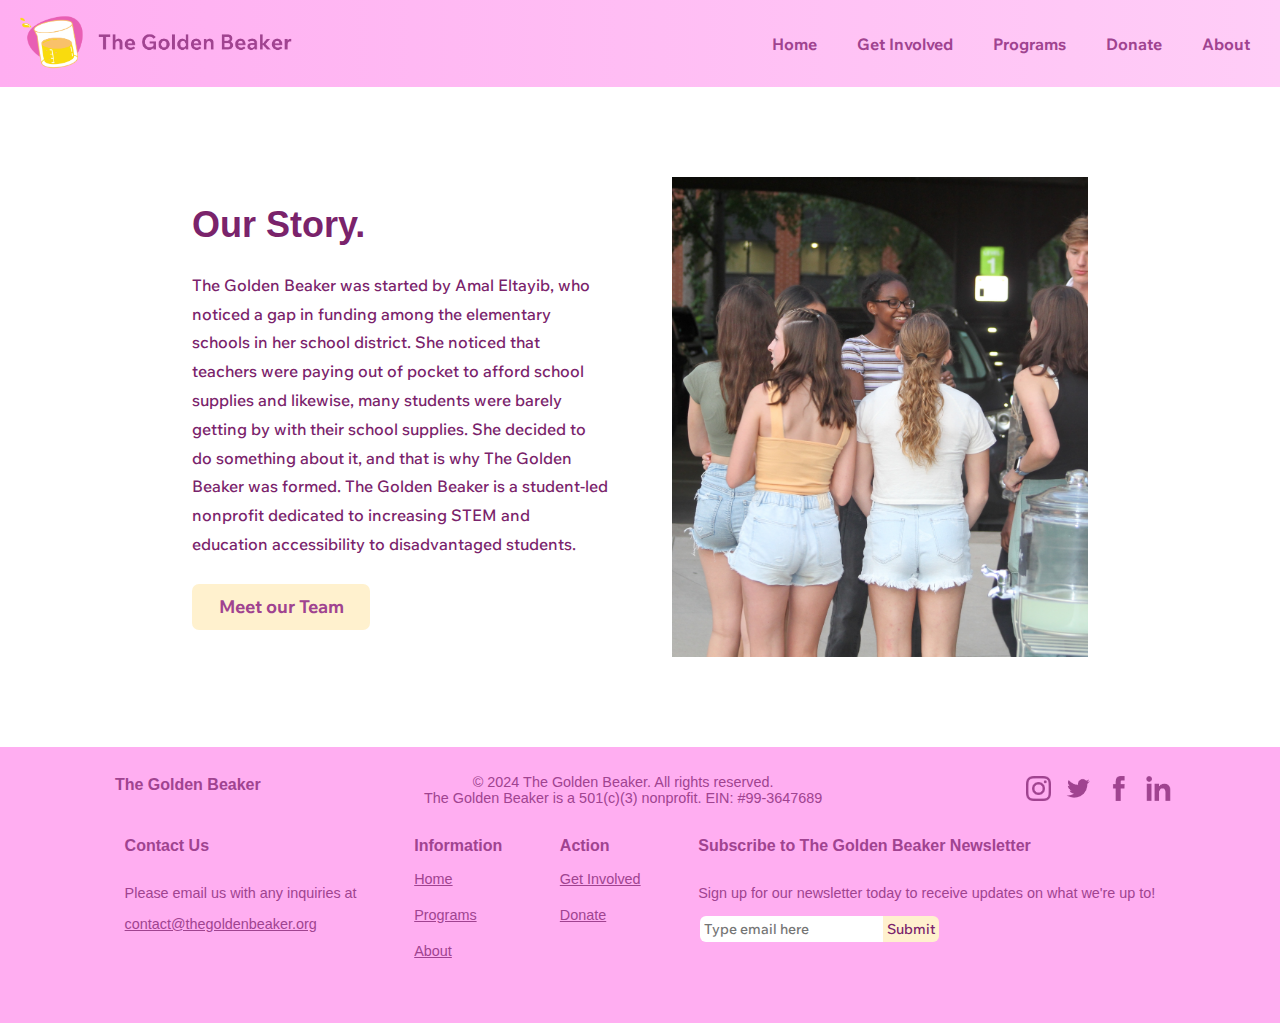
<file: about.html>
<!DOCTYPE html>
<html lang="en">
<head>
    <meta charset="UTF-8"/>
    <meta name="viewport" content="width=device-width, initial-scale=1.0" />
    <title>About | The Golden Beaker</title>
    <link rel="stylesheet" href="styles.css" />
    <link rel="shortcut icon" type="x-icon" href="images/transparent_logo.png">
</head>
<body>
    <nav class="navbar">
        <div class="nav-container">
            <a href="index.html" class="logo"><img src="images/leftheader.png" alt="logo"></a>
            <input type="checkbox" id="menu-toggle" class="menu-toggle">
            <label for="menu-toggle" class="menu-icon">&#9776;</label>
            <label for="menu-toggle" class="close-icon">&#10006;</label>
            <ul class="nav-links">
                <li><a href="index.html">Home</a></li>
                <li><a href="get-involved.html">Get Involved</a></li>
                <li><a href="programs.html">Programs</a></li>
                <li><a href="donate.html">Donate</a></li>
                <li><a href="about.html">About</a></li>
            </ul>
        </div>
    </nav>
    <div class="doublecontainer3 b2"> <!--TWO CONTAINERS-->
        <div class="box_text3 b2">
            <h2>Our Story.</h2>
            <p>​The Golden Beaker was started by Amal Eltayib, who noticed
                a gap in funding among the elementary schools in her school
                district. She noticed that teachers were paying out of pocket
                to afford school supplies and likewise, many students were
                barely getting by with their school supplies. She decided to
                do something about it, and that is why The Golden Beaker
                was formed. The Golden Beaker is a student-led nonprofit
                dedicated to increasing STEM and education accessibility to disadvantaged students.</p>
                <a href="our-team.html"><button type="button">Meet our Team</button></a>
        </div>
        <div class="box_image3"></div>
    </div>
    <footer>
        <div class="footer_socials">
            <h3>The Golden Beaker</h3>
            <p>&copy 2024 The Golden Beaker. All rights reserved.<br>The Golden Beaker is a 501(c)(3) nonprofit. EIN: #99-3647689</p>
            <ul>
                <li><a href="https://www.instagram.com/thegoldenbeaker" target="_blank"><img src="images/pinkinsta.png" width="25"></a></li>
                <li><a href="https://www.x.com/thegoldenbeaker" target="_blank"><img src="images/pinktwit.png" width="25"></a></li>
                <li><a href="https://www.facebook.com/people/The-Golden-beaker/61561976223052/" target="_blank"><img src="images/pinkfacebook.png" width="25"></a></li>
                <li><a href="https://www.linkedin.com/in/the-golden-beaker-a613662b5/" target="_blank"><img src="images/pinklink.png" width="25"></a></li>
            </ul>
        </div>
        <div class="footer_links">
            <div class="footer_links_container1">
                <h3>Contact Us</h3>
                <p>Please email us with any inquiries at</p>
                <a href="mailto:contact@thegoldenbeaker.org?subject=TGB%20Partnership%20Inquiry">contact@thegoldenbeaker.org</a>
            </div>
            <div class="footer_links_container2">
                <h3>Information</h3>
                <a href="index.html">Home</a><br>
                <a href="programs.html">Programs</a><br>
                <a href="about.html">About</a>
            </div>
            <div class="footer_links_container3">
                <h3>Action</h3>
                <a href="get-involved.html">Get Involved</a><br>
                <a href="donate.html">Donate</a>
            </div>
            <div class="footer_links_container4">
                <h3>Subscribe to The Golden Beaker Newsletter</h3>
                <p>Sign up for our newsletter today to receive updates on what we're up to!</p>
                <div class="newsletter">
                    <form action="https://api.web3forms.com/submit" method="POST">
                        <input type="hidden" name="access_key" value="6ed65de0-a8a3-4ec5-b20b-f7e0b967603f">
                        <input type="email" class="input" name="email" placeholder="Type email here" required>
                        <input type="checkbox" name="botcheck" class="hidden" style="display: none;">
                        <button type="submit" class="submit" value="Submit">Submit</button>
                    </form>
                </div>
            </div>
        </div>
    </footer>
</body>
</html>
</file>
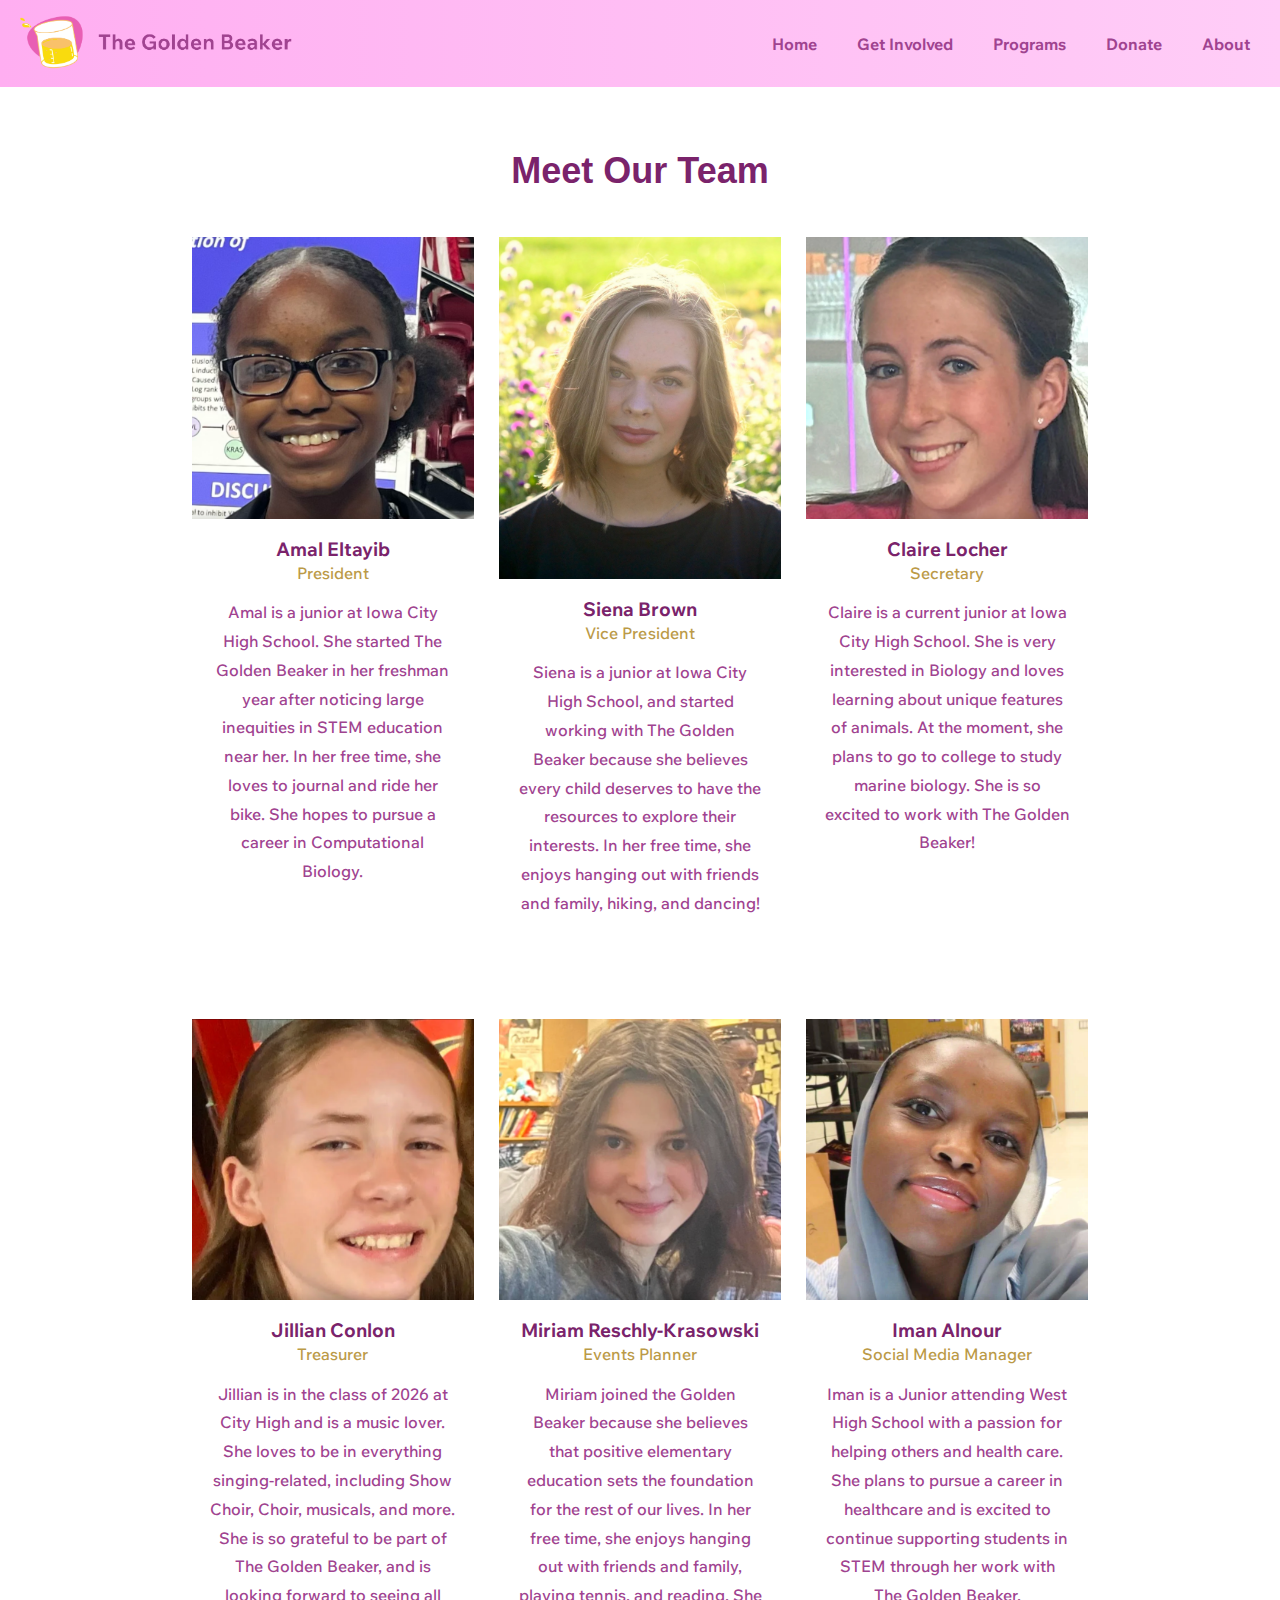
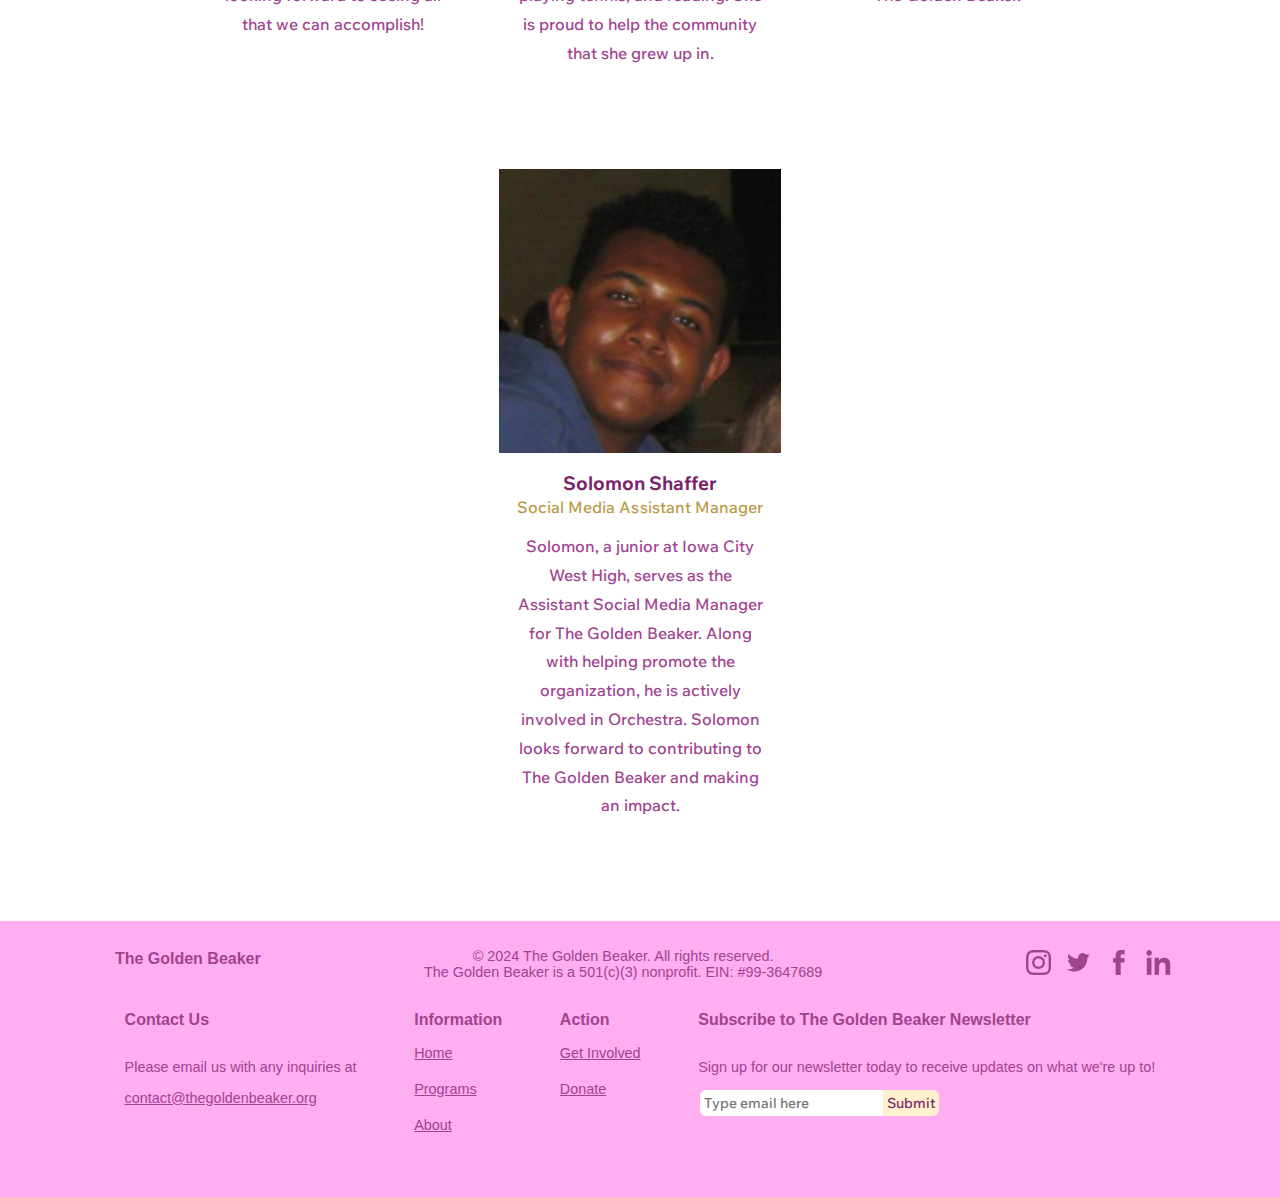
<file: our-team.html>
<!DOCTYPE html>
<html lang="en">
<head>
    <meta charset="UTF-8"/>
    <meta name="viewport" content="width=device-width, initial-scale=1.0" />
    <title>Our Team | The Golden Beaker</title>
    <link rel="stylesheet" href="styles.css" />
    <link rel="shortcut icon" type="x-icon" href="images/transparent_logo.png">
</head>
<body>
    <nav class="navbar">
        <div class="nav-container">
            <a href="index.html" class="logo"><img src="images/leftheader.png" alt="logo"></a>
            <input type="checkbox" id="menu-toggle" class="menu-toggle">
            <label for="menu-toggle" class="menu-icon">&#9776;</label>
            <label for="menu-toggle" class="close-icon">&#10006;</label>
            <ul class="nav-links">
                <li><a href="index.html">Home</a></li>
                <li><a href="get-involved.html">Get Involved</a></li>
                <li><a href="programs.html">Programs</a></li>
                <li><a href="donate.html">Donate</a></li>
                <li><a href="about.html">About</a></li>
            </ul>
        </div>
    </nav>
    <div class="feedbackform">
        <h2>Meet Our Team</h2>
    </div>
    <div class="triplecontainer2 ourteam"> <!--THREE CONTAINERS-->
        <div class="box_card bc2 b2">
            <img src="images/amaleltayib.png" width="100%">
            <h3>Amal Eltayib</h3><br>
            <h4>President</h4><br>
            <p>Amal is a junior at Iowa City High School. She started The Golden Beaker in her freshman year after noticing large inequities in STEM education near her. In her free time, she loves to journal and ride her bike. She hopes to pursue a career in Computational Biology.</p><br>
        </div>
        <div class="box_card bc2 b2">
            <img src="images/sienabrown.png" width="100%">
            <h3>Siena Brown</h3><br>
            <h4>Vice President</h4><br>
            <p>Siena is a junior at Iowa City High School, and started working with The Golden Beaker because she believes every child deserves to have the resources to explore their interests. In her free time, she enjoys hanging out with friends and family, hiking, and dancing!</p><br>
        </div>
        <div class="box_card bc2 b2">
            <img src="images/clairelocher.png" width="100%">
            <h3>Claire Locher</h3><br>
            <h4>Secretary</h4><br>
            <p>Claire is a current junior at Iowa City High School. She is very interested in Biology and loves learning about unique features of animals. At the moment, she plans to go to college to study marine biology. She is so excited to work with The Golden Beaker!</p><br>
        </div>
    </div>
    <div class="triplecontainer2 ourteam"> <!--THREE CONTAINERS-->
        <div class="box_card bc2 b2">
            <img src="images/jillianconlon.png" width="100%">
            <h3>Jillian Conlon</h3><br>
            <h4>Treasurer</h4><br>
            <p>Jillian is in the class of 2026 at City High and is a music lover. She loves to be in everything singing-related, including Show Choir, Choir, musicals, and more. She is so grateful to be part of The Golden Beaker, and is looking forward to seeing all that we can accomplish!</p><br>
        </div>
        <div class="box_card bc2 b2">
            <img src="images/miriamrk.png" width="100%">
            <h3>Miriam Reschly-Krasowski</h3><br>
            <h4>Events Planner</h4><br>
            <p>Miriam joined the Golden Beaker because she believes that positive elementary education sets the foundation for the rest of our lives. In her free time, she enjoys hanging out with friends and family, playing tennis, and reading. She is proud to help the community that she grew up in.</p><br>
        </div>
        <div class="box_card bc2 b2">
            <img src="images/imanalnour.png" width="100%">
            <h3>Iman Alnour</h3><br>
            <h4>Social Media Manager</h4><br>
            <p>Iman is a Junior attending West High School with a passion for helping others and health care. She plans to pursue a career in healthcare and is excited to continue supporting students in STEM through her work with The Golden Beaker.</p><br>
        </div>
    </div>
    <div class="triplecontainer2 ourteam"> <!--THREE CONTAINERS-->
        <div class="box_card bc2 b2 nukd"></div>
        <div class="box_card bc2 b2">
            <img src="images/solomonshaffer.png" width="100%">
            <h3>Solomon Shaffer</h3><br>
            <h4>Social Media Assistant Manager</h4><br>
            <p>Solomon, a junior at Iowa City West High, serves as the Assistant Social Media Manager for The Golden Beaker. Along with helping promote the organization, he is actively involved in Orchestra. Solomon looks forward to contributing to The Golden Beaker and making an impact.</p><br>
        </div>
        <div class="box_card bc2 b2"></div>
    </div>
    <footer>
        <div class="footer_socials">
            <h3>The Golden Beaker</h3>
            <p>&copy 2024 The Golden Beaker. All rights reserved.<br>The Golden Beaker is a 501(c)(3) nonprofit. EIN: #99-3647689</p>
            <ul>
                <li><a href="https://www.instagram.com/thegoldenbeaker" target="_blank"><img src="images/pinkinsta.png" width="25"></a></li>
                <li><a href="https://www.x.com/thegoldenbeaker" target="_blank"><img src="images/pinktwit.png" width="25"></a></li>
                <li><a href="https://www.facebook.com/people/The-Golden-beaker/61561976223052/" target="_blank"><img src="images/pinkfacebook.png" width="25"></a></li>
                <li><a href="https://www.linkedin.com/in/the-golden-beaker-a613662b5/" target="_blank"><img src="images/pinklink.png" width="25"></a></li>
            </ul>
        </div>
        <div class="footer_links">
            <div class="footer_links_container1">
                <h3>Contact Us</h3>
                <p>Please email us with any inquiries at</p>
                <a href="mailto:contact@thegoldenbeaker.org?subject=TGB%20Partnership%20Inquiry">contact@thegoldenbeaker.org</a>
            </div>
            <div class="footer_links_container2">
                <h3>Information</h3>
                <a href="index.html">Home</a><br>
                <a href="programs.html">Programs</a><br>
                <a href="about.html">About</a>
            </div>
            <div class="footer_links_container3">
                <h3>Action</h3>
                <a href="get-involved.html">Get Involved</a><br>
                <a href="donate.html">Donate</a>
            </div>
            <div class="footer_links_container4">
                <h3>Subscribe to The Golden Beaker Newsletter</h3>
                <p>Sign up for our newsletter today to receive updates on what we're up to!</p>
                <div class="newsletter">
                    <form action="https://api.web3forms.com/submit" method="POST">
                        <input type="hidden" name="access_key" value="6ed65de0-a8a3-4ec5-b20b-f7e0b967603f">
                        <input type="email" class="input" name="email" placeholder="Type email here" required>
                        <input type="checkbox" name="botcheck" class="hidden" style="display: none;">
                        <button type="submit" class="submit" value="Submit">Submit</button>
                    </form>
                </div>
            </div>
        </div>
    </footer>
</body>
</html>
</file>
<file: styles.css>
@import url('https://fonts.googleapis.com/css2?family=Wix+Madefor+Text:ital,wght@0,700;1,700&display=swap');
@import url('https://fonts.googleapis.com/css2?family=Wix+Madefor+Text:ital,wght@0,500;1,500&display=swap');
@import url('https://fonts.googleapis.com/css2?family=Wix+Madefor+Text:ital@0;1&display=swap');

html, body {
    margin: 0;
    padding: 0;
}

* {
    font-size: 1rem;
    color: #7A236B;
    font-family: "Wix Madefor Text", sans-serif;
    font-optical-sizing: auto;
    font-weight: 700;
    font-style: normal;
    box-sizing: border-box;
}

/******************************BRANDING******************************/

p {
    color: #7A236B;
    font-family: "Wix Madefor Text", sans-serif;
    font-optical-sizing: auto;
    font-style: normal;
    text-decoration: none;
    font-weight: 500;
    font-size: 1rem;
    line-height: 1.8;
}

a {
    font-size: 1rem;
    color: #A04390;
    font-family: "Wix Madefor Text", sans-serif;
    font-optical-sizing: auto;
    font-weight: 700;
    font-style: normal;
    text-decoration: none;
}

h2 {
    font-size: 2.25rem;
    color: #7A236B;
    line-height: normal;
    letter-spacing: normal;
    font-family: 'madefor-text-bold' ,sans-serif;
    font-family:'Calibri', sans-serif;
    font-weight: 600;
}

h3 {
    font-size: 1rem;
    color: #7A236B;
    line-height: normal;
    letter-spacing: normal;
    font-family: 'madefor-text-bold' ,sans-serif;
    font-family:'Calibri', sans-serif;
}

.b1 button {
    padding: 10px 18px;
    border: 1px solid transparent;
    border-radius: 7px;
    background-color: #FFF1CE;
    color: #A04390;
    font-size: 18px;
    cursor: pointer;
    transition: background-color 0.2s, transform 0.2s;
}

.b1 button:hover {
    background-color: transparent;
    border: 1px solid black;
    color: black;
}

.b1 button:active {
    background-color: transparent;
    border: 1px solid black;
    color: black;
    transform: scale(0.98);
}

.b2 button {
    padding: 1.2vh 2vw;
    border: 1px solid transparent;
    border-radius: 7px;
    background-color: #FFF1CE;
    color: #A04390;
    font-size: 18px;
    font-weight: 700;
    cursor: pointer;
    transition: background-color 0.2s, transform 0.2s;
}

.b2 button:hover {
    background-color: #A04390;
    border: 1px solid #A04390;
    color: white;
}

.b2 button:active {
    background-color: #A04390;
    border: 1px solid #A04390;
    color: white;
    transform: scale(0.98);
}

/******************************HEADER******************************/

header {position: sticky;}

.navbar {
    background-image: linear-gradient(to right, #FFAEF1, #FFCDF7);
    color: white;
    position: relative;
    width: 100%;
    position: sticky;
    top: 0;
    z-index: 3;
}

.nav-container {
    display: flex;
    justify-content: space-between;
    align-items: center;
    padding: 10px 20px;
    position: sticky;
}

.donationheader {
    margin-bottom: 5vh;
}

.logo img {
    color: white;
    text-decoration: none;
    height: 63px;
}

.nav-links {
    list-style: none;
    display: flex;
    margin: 0;
    padding: 0;
}

.nav-links li {
    margin-left: 20px;
}

.nav-links a {
    padding: 8px 10px;
    transition: color 0.5s
}

.nav-links a:hover {
    color: white;
}

.menu-toggle {
    display: none;
}

.close-icon {
    font-size: 30px;
    display: none;
    color:#A04390;
}

.menu-icon {
    font-size: 30px;
    cursor: pointer;
    display: none;
    color:#A04390;
}

@media (max-width: 870px) {
    .nav-links {
        display: flex;
        flex-direction: column;
        background-color: rgb(255, 209, 244);
        position: fixed;
        top: 0;
        right: 0;
        width: 250px;
        height: 100%;
        transform: translateX(100%);
        transition: transform 0.3s ease;
        padding-top: 60px;
        margin: 0;
        list-style: none;
        z-index: 2; /* Ensure it stays on top */
    }

    .nav-links li {
        /*border-bottom: 1px solid rgb(157, 77, 138);*/
        margin: 0;
    }

    .nav-links a {
        padding: 15px;
        display: block;
    }

    .menu-toggle:checked ~ .nav-links {
        transform: translateX(0);
    }

    .menu-toggle:checked ~ .menu-icon {
        display: none;
    }

    .menu-toggle:checked ~ .close-icon {
        display: block;
    }

    .menu-icon {
        display: block;
        z-index: 3;
    }
    
    .close-icon {
        z-index: 3;
        cursor: pointer;
    }
}

/******************************DOUBLE CONTAINER******************************/

.doublecontainer {
    border-style: none;
    /**/
    margin: 10vh 15vw;
    height: 22rem;
    display: flex;
    justify-content: center;
    align-items: center;
    gap: 5vw;
}

.box_text {
    border-style: none;
    /**/
    background-color: white;
    background-size: cover;
    flex-direction: column;
    justify-content: center;
    height: 100%;
    width: 100%;
    flex: 1;
}

.box_image {
    border-style: none;
    /**/
    justify-content: center;
    background-image: url("images/home1.png");
    background-size: cover;
    height: 100%;
    width: 100%;
    flex: 1;
}

.box img {
    object-fit: cover;
    max-width: 100%;
    max-height: 100%;
  }

.doublecontainer h2 {
    margin: 0;
}

@media (max-width: 1015px) {
    .doublecontainer {
        flex-direction: column;
        gap: 5vw;
        margin: 8vh 15vw 0vh 15vw;
        height: 100%;
        text-align: center;
        align-items: center;
    }

    .box_text {
        display: flex;
    }

    .box_image {
        flex: 0;
        width: 0;
    }
}

/******************************TRIPLE CONTAINER******************************/

.triplecontainer {
    border-style: none;
    /**/
    margin: 10vh 15vw;
    height: 20vw;
    display: flex;
    justify-content: center;
    align-items: center;
    gap: 2vw;
}

.timg1 {
    background-image: url("images/home2.png");
    background-size: cover;
}

.timg2 {
    background-image: url("images/home3.png");
    background-size: cover;
}

.timg3 {
    background-image: url("images/home4.png");
    background-size: cover;
}

.triplecontainer h2 {
    background-color: #7A236B;
    background-size: 100%;
    color: #FFF1CE;
    font-family: "Wix Madefor Text", sans-serif;
    font-weight: 700;
    font-size: 1.3rem;
    line-height: auto;
    letter-spacing: 0.02px;
    text-decoration: none;
    text-align: center;
    margin: 0 30px;
    margin-bottom: 30px;
}

.box_card {
    border-style: none;
    /**/
    background-size: cover;
    display: flex;
    flex-direction: column;
    text-align: center;
    justify-content: center;
    height: 100%;
    width: 100%;
    flex: 1;
}

.triplecontainer button {
    margin: 0 5vh;
}

@media (max-width: 1100px) {
    .triplecontainer button {
        margin: 0 2.6vh;
    }
}

@media (max-width: 850px) {
    .triplecontainer {
        flex-direction: column;
        gap: 5vw;
        margin: 5vh 15vw;
        height: 100vh;
    }
}

/******************************FULL LINE******************************/

.fullline {
    background-image: url("images/ourmissionbg.png");
    background-size: cover;
    width: 100%;
    display: flex;
    flex-grow: 1;
    flex-direction: column;
    justify-content: center;
    align-items: center;
    padding: 2vh 5vw;
    padding-bottom: 4vh;
}

.fullline h2 {
    margin-bottom: 0vh;
}

.fullline p {
    line-height: 1.8;
    text-align: center;
    padding: 0 42vh;
}

@media (max-width: 1170px) {
    .fullline p {
        padding: 0 30vh;
    }
}

@media (max-width: 850px) {
    .fullline {
        padding-top: 3vh;
        padding-bottom: 6vh;
    }
    .fullline p {
        padding: 0;
    }
}

/******************************REVERSED DOUBLE CONTAINER******************************/

@media (max-width: 850px) {
    .reversed .box_text {order: -1}
    .reversed .box_image {order: 0}
}

.reversed .box_text {
    display: flex;
}

.reversed .box_image {
    background-image: url("images/home5.png");
    background-size: cover;
    flex: 1;
}

.reversed h2 {
    margin: 0;
}

.reversed iframe {
    width: 100%;
    height: 100%;
}

/******************************FOOTER******************************/

footer body {
    margin: 0;
    font-family: Arial, sans-serif;
    color: #A04390;
}

footer {
    font-size: 12px;
    margin-top: 3%;
    padding: 1%;
    padding-bottom: 5%;
    display: flex;
    flex-direction: column;
    background-color: rgb(255, 174, 241);
}

.donationfooter {
    margin-top: 10vh;
    position: relative;
    z-index: 3;
}

footer div {
    display: flex;
    flex-direction: row;
    justify-content: space-around;
}

footer .footer_socials  {
    display: flex;
    flex-direction: row;
    text-align: center;
    margin-left: 1.6vw;
}

footer .footer_socials ul {
    list-style-type: none;
    display: flex;
    flex-direction: row;
}
footer .footer_socials ul li {
    margin-right: 15px;
}

footer .footer_links {
    align-items: flex-start;
    margin: 0 83px;
}

footer .footer_links div {
    display: flex;
    flex-direction: column;
    padding: 0 5px;
}

footer a {
    font-size: 0.9rem;
    color: #A04390;
    line-height: normal;
    letter-spacing: normal;
    font-family: 'madefor-text-bold' ,sans-serif;
    font-family:'Calibri', sans-serif;
    font-weight: lighter;
    text-decoration: underline;
}

footer h3{
    color: #A04390;
}

footer a:link {
    color: #A04390;
}

footer a:visited {
    color: #7A236B;
}

footer p {
    font-size: 0.9rem;
    color: #A04390;
    line-height: normal;
    letter-spacing: normal;
    font-family: 'madefor-text-bold' ,sans-serif;
    font-family:'Calibri', sans-serif;
    font-weight: lighter;
}

@media (max-width: 800px) {
    footer .footer_socials {
        flex-direction: column;
        align-items: center;
        text-align: center;
    }
    footer .footer_links {
        display: grid;
    }
}

.newsletter {
    display: inline-block;
    margin-top: 0px;
    margin-left: -3px;
    margin-right: 0px;
}

.newsletter input[type=email] {
    border: none;
    border-top-left-radius: 6px;
    border-bottom-left-radius: 6px;
    margin: 0;
    padding: 4px;
    font-weight: 500;
    font-size: 14px;
    font-style: normal;
    margin-right: 0px;
}

.newsletter button[type=submit] {
    border: none;
    border-top-right-radius: 6px;
    border-bottom-right-radius: 6px;
    margin: 0;
    margin-left: -4px;
    padding: 4px;
    font-weight: 500;
    font-size: 14px;
    font-style: normal;
    background-color: #FFF1CE;
}

/*****************GET INVOLVED***************/

.box_card .bc2 {
    align-items: center;
    text-align: center;
}

.box_card .bc2 h3 {
    margin: 0;
}

.box_card .bc2 p {
    margin: 0 5px;
    color:#A04390;
}

.triplecontainer2 {
    margin: 5vh 15vw 10vh 15vw;
    display: flex;
    justify-content: center;
    align-items: flex-start;
    gap: 2vw;
}

.triplecontainer2 h3 {
    font-family: "Wix Madefor Text", sans-serif;
    font-weight: 700;
    font-size: 1.4rem;
    line-height: auto;
    letter-spacing: 0.02px;
    text-decoration: none;
    text-align: center;
    margin: 3vh 0 -2.5vh 0;
}

.ourteam h3 {
    margin: 2vh 0 -2vh 0;
    font-size: 1.2rem;
}

.triplecontainer2 h4 {
    font-family: "Wix Madefor Text", sans-serif;
    font-weight: 500;
    font-size: 1rem;
    line-height: auto;
    letter-spacing: 0.02px;
    text-decoration: none;
    text-align: center;
    margin: 0vh 0 -2.5vh 0;
    color: #BB9A47;
}

.triplecontainer2 p {
    margin: 2vh 2vh -1vh 2vh;
    color:#A04390;
}

.feedbackform {
    font-size: 2.5rem;
    font-weight: 600;
    text-align: center;
    align-items: center;
    margin: 7vh 0 5vh 0;
    width: 100%;
}

.feedbackform iframe {
    padding: 0 3vw 0 3vw;
    width: 100%;
}

@media (max-width: 1015px) {
    .triplecontainer2 {
        flex-direction: column;
        gap: 5vw;
        margin: 5vh 15vw;
    }
    .feedbackform iframe {
        padding: 0 4vw 0 4vw;
        width:100%;
    }
    .box_card .bc2 .b2 {
        padding-bottom: 1000px;
        border: solid;
    }
    .nukd {
        margin: -3vh 0 0 0;
    }
}

.doublecontainer2 {
    border-style: none;
    /**/
    margin: 10vh 15vw;
    height: 25rem;
    display: flex;
    justify-content: center;
    align-items: center;
    gap: 5vw;
}

.box_text2 {
    border-style: none;
    background-color: white;
    background-size: cover;
    flex-direction: column;
    justify-content: center;
    height: 100%;
    width: 100%;
    flex: 1;
}

.box_text2 h2{
    padding-right: 3.9vw;
}

.box_image2 {
    border-style: none;
    justify-content: center;
    background-image: url(images/programs4.png);
    background-size: cover;
    height: 100%;
    width: 100%;
    flex: 1.5;
}
@media (max-width: 1145px) {
    .doublecontainer2 {
        flex-direction: column;
        gap: 5vh;
        margin: 5vh 15vw;
        height: 40rem;
    }

    .box_text2 {
        display: flex;
        text-align: center;
        align-items: center;
    }

    .box_text2 h2 {
        margin: 0;
        padding: 0;
    }

    .box_image2 {
        flex: 1.5;
    }
}

@media (max-width: 850px) {
    .doublecontainer2 {
        flex-direction: column;
        gap: 5vw;
        margin: 5vh 15vw;
        height: 40rem;
    }

    .box_text2 {
        display: flex;
        text-align: center;
        align-items: center;
    }

    .box_text2 h2 {
        margin: 0;
        padding: 0 10vw 0 10vw;
    }

    .box_image2 {
        flex: 1.5;
    }
}

/*----------------------------------------------------------SLIDER------------------------------------------------------------*/

.slider_container{
    padding-top: 5px;
    padding-bottom: 25px;
    background-color:#FFF1CE;
    color: #7A236B;
    font-family: "Wix Madefor Text", sans-serif;
    font-optical-sizing: auto;
    font-weight: 700;
    font-style: normal;
    box-sizing: border-box;
}

.slider_container h2{
    font-size: 36px;
}

.slider_wrapper{
    position: relative;
    max-width: 65%;
    margin: 0 auto;
}

.slider {
    display: flex;
    aspect-ratio: 22 / 9;
    overflow-x: auto;
    overflow: auto;
    scroll-snap-type: x mandatory;
    scroll-behavior: smooth;
    scrollbar-width: none;
    -ms-overflow-style: none;
}

.slider::-webkit-scrollbar {
  display: none;
}

.slider img {
    flex: 1 1 100%;
    scroll-snap-align: start;
    object-fit: contain;
    margin-left:10px;
}

.slider_nav {
    display: flex;
    column-gap: 1rem;
    position: absolute;
    bottom: 1.25rem;
    left: 50%;
    transform: translateX(-50%);
    z-index: 1;
}

.slider_nav a {
    width: 0.5rem;
    height: 0.5rem;
    border-radius: 50%;
    background-color: #fff;
    opacity: 0.75;
    transition: opacity ease 250ms;
}

.slider-nav a:hover {
    opacity: 1;
}

.slider_text {
    display: flex;
    align-items: center;
    text-align: center;
    justify-content: center;
    flex-wrap: wrap;
    margin-bottom:20px;
}

.slide_container {
    display: block;
    padding: 0px;
    width: 100%;
}

@media (max-width: 850px) {
    .slider_container h2 {
        font-size: 28px;
    }
}

/*---------------------ABOUT------------*/

.box_image3 {
    background-image: url(images/about.jpg);
    background-size: cover;
    border-style: none;
    justify-content: center;
    height: 100%;
    width: 100%;
    flex: 1;
}

.doublecontainer3 {
    border-style: none;
    /**/
    margin: 10vh 15vw;
    height: 30rem;
    display: flex;
    justify-content: center;
    align-items: center;
    gap: 5vw;
}

.box_text3 {
    border-style: none;
    /**/
    background-color: white;
    background-size: cover;
    flex-direction: column;
    justify-content: center;
    height: 100%;
    width: 100%;
    flex: 1;
    display: flex;
}

.box_text3 h2 {
    margin: 0 0 1vh 0;
}

.box_text3 button {
    margin: 1vh 0 0 0;
}

@media (max-width: 1140px) {
    .doublecontainer3 {
        flex-direction: column;
        gap: 5vh;
        margin: 5vh 5vw;
        height: 45rem;
    }

    .box_text3 {
        text-align: center;
        align-items: center;
    }

    .box_image3 {
        flex: 1.3;
    }
}

/*--------------------------------DONATE----------------------*/

section {
  min-height: 100vh;
  width: 100%;
  display: flex;
  align-items: center;
  justify-content: center;
  margin: -9vh 0;
}
.container {
  width: 100%;
  margin: 0vh auto -5vh auto;
  display: flex;
  align-items: center;
  justify-content: center;
}

.left {
  width: 45%;
  min-height: 450px;
  background-color: #FFF1CE;
  display: flex;
  align-items: center;
  justify-content: center;
  padding: 30px;
  color: #A04390;
  position: static;
  z-index: 1;
  padding: 0 13vh;
}

.left h2 {
    font-size: 36px;
    font-weight: 700;
    font-style: normal;
}

.right {
  width: 60%;
  background-image: url(images/donate1.jpg);
  background-size: cover;
  height: 600px;
  margin-left: -250px;
  position: static;
  z-index: 0;
}

.dnbuttons {
    display: flex;
    width: 100%;
    justify-content: space-between;
    flex-grow: 1;
}

.dnbuttons span {
    flex: 1;
    flex-grow: 0.8;
    margin: 5px 5px;
}

.b3 button {
    padding: 18px;
    border: 1px solid transparent;
    border-radius: 7px;
    background-color: #7A236B;
    color: #FFF1CE;
    font-family: "Wix Madefor Text", sans-serif;
    font-weight: 700;
    font-size: 18px;
    cursor: pointer;
    transition: background-color 0.2s, transform 0.2s;
    width: 100%;
}

.b3 button:hover {
    background-color: transparent;
    border: 1px solid black;
    color: black;
}

.b3 button:active {
    background-color: transparent;
    border: 1px solid black;
    color: black;
    transform: scale(0.98);
}

.leftbt button {
    margin: 0 -5px -5px 0;
}

@media only screen and (max-width: 1405px) {
    .left {
        padding: 30px;
    }
}

@media only screen and (max-width: 1107px) {
  .container {
    flex-direction: column;
    width: 100%;
    margin: 12vh 20px 10vh 20px;
  }
  .left {
    width: 95%;
    padding: 0vh 4vw 0vh 4vw;
    height: 90%;
  }
  .left h2 {
    font-size: 1.6rem;
  }
  .left button {
    font-size: 1rem;
    padding: 10px 7px;
  }
  .right {
    width: 100%;
    height: 350px;
    margin: 0;
    margin-top: -100px;
  }
}
</file>
